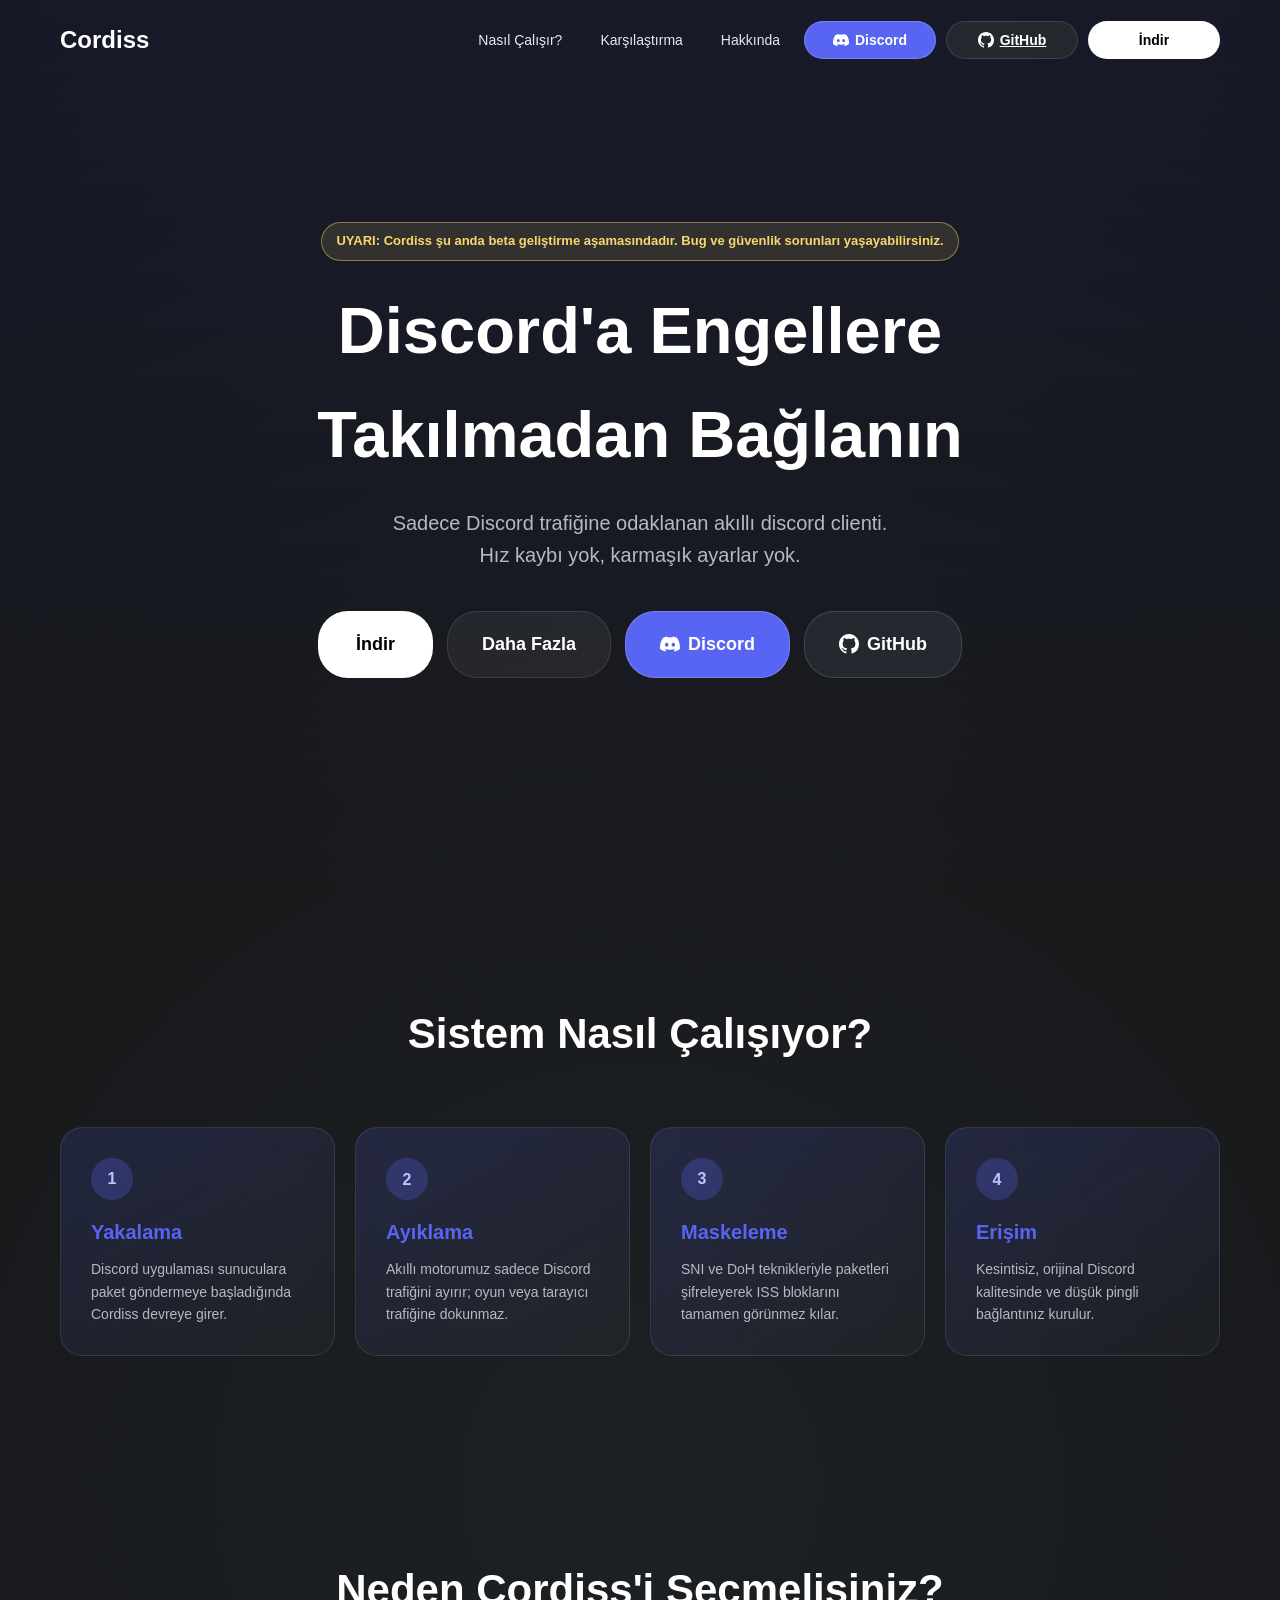
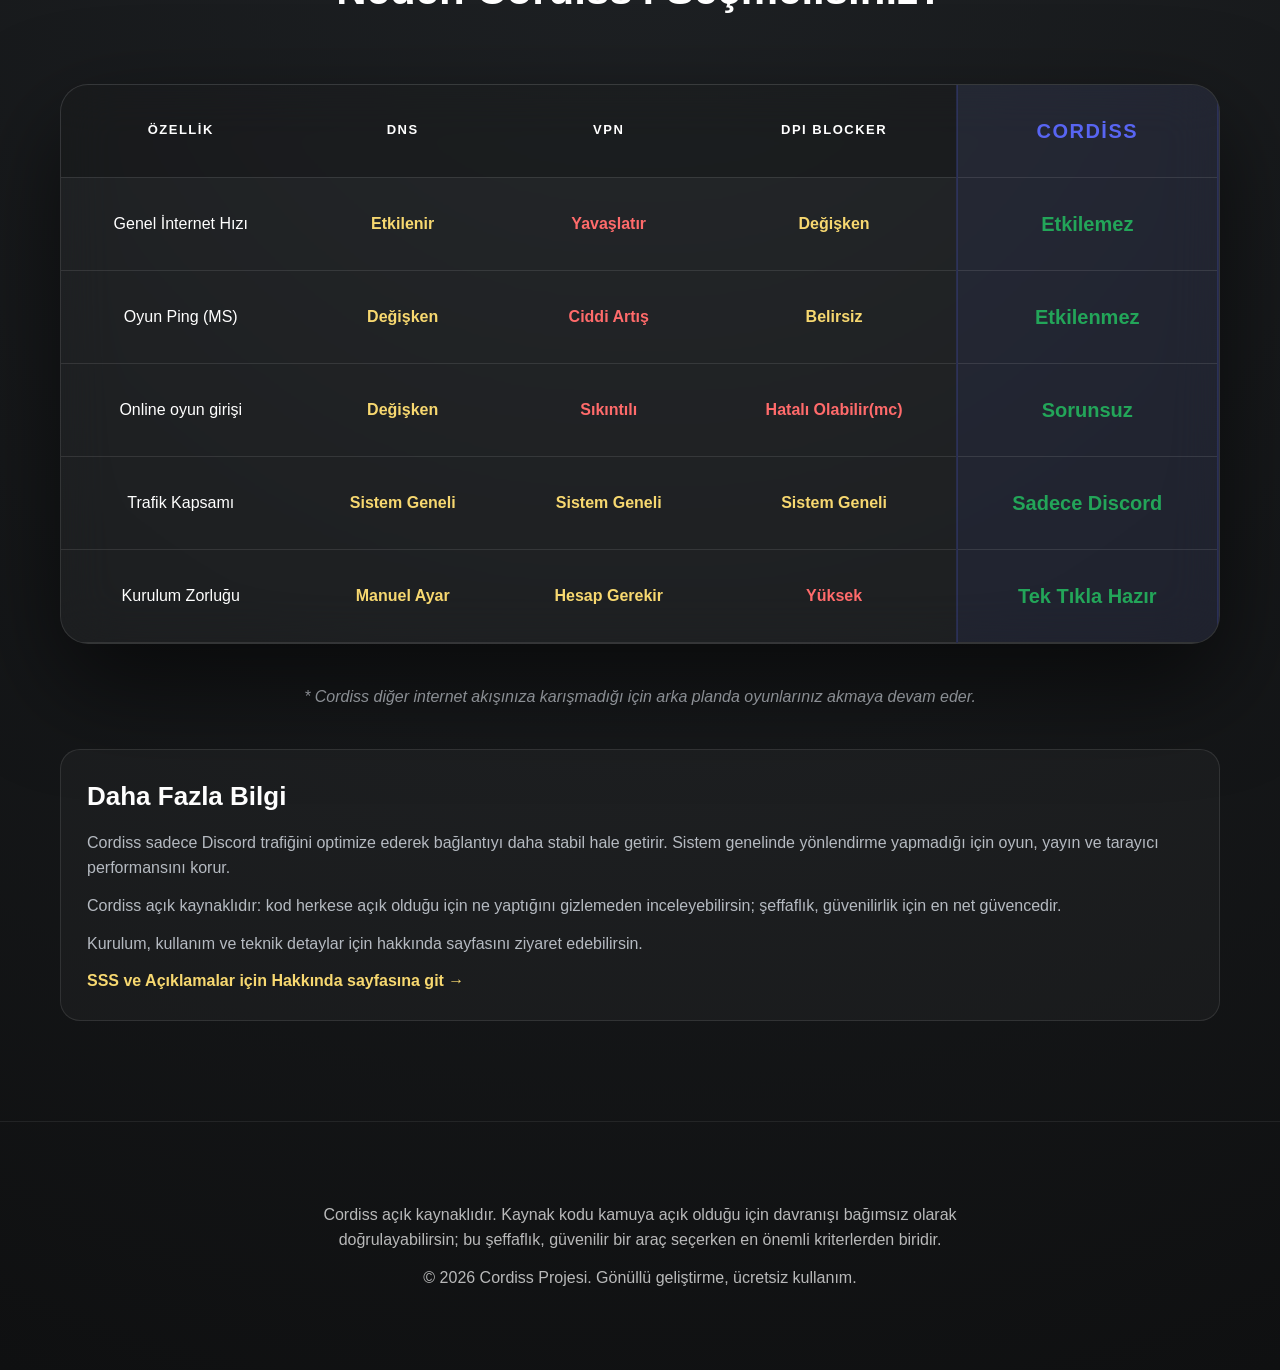
<file: index.html>
<!DOCTYPE html>
<html lang="tr">
<head>
    <meta charset="UTF-8">
    <meta name="viewport" content="width=device-width, initial-scale=1.0">
    <title>Cordiss | Kesintisiz Discord Erişimi</title>
    <style>
        :root {
            --brand-color: #5865F2;
            --bg-dark: #0f1011;
            --glass-bg: rgba(255, 255, 255, 0.03);
            --glass-border: rgba(255, 255, 255, 0.1);
            --text-white: #ffffff;
            --text-gray: #b5bac1;
            --accent: #23a559;
        }

        * {
            margin: 0;
            padding: 0;
            box-sizing: border-box;
        }

        body {
            font-family: 'Helvetica Neue', Helvetica, Arial, sans-serif;
            background-color: var(--bg-dark);
            color: var(--text-white);
            line-height: 1.6;
            background: radial-gradient(circle at center, #1e2124 0%, #0f1011 100%);
            overflow-x: hidden;
        }

        html {
            scroll-padding-top: 90px;
        }

        .container {
            max-width: 1200px;
            margin: 0 auto;
            padding: 0 20px;
        }

        /* Navbar */
        .navbar {
            height: 80px;
            display: flex;
            align-items: center;
            position: fixed;
            width: 100%;
            z-index: 1000;
            transition: 0.4s ease;
        }

        .nav-content {
            width: 100%;
            display: flex;
            justify-content: space-between;
            align-items: center;
        }

        .logo { font-size: 24px; font-weight: 700; }

        .nav-links {
            display: flex;
            align-items: center;
            flex-wrap: wrap;
            justify-content: flex-end;
            gap: 10px;
        }

        .nav-links > a:not(.btn-github-nav):not(.btn-nav) {
            color: var(--text-white);
            text-decoration: none;
            font-size: 14px;
            font-weight: 500;
            padding: 0 14px;
            min-height: 38px;
            line-height: 1.2;
            display: inline-flex;
            align-items: center;
            border-radius: 20px;
            transition: background 0.3s, opacity 0.3s;
            opacity: 0.9;
        }

        .nav-links > a:not(.btn-github-nav):not(.btn-nav):hover {
            opacity: 1;
            background: rgba(255, 255, 255, 0.06);
        }

        .nav-links .btn-github-nav,
        .nav-links .btn-discord-nav,
        .nav-links .btn-nav {
            min-height: 38px;
            min-width: 8.25rem;
            padding: 0 14px;
            border-radius: 20px;
            font-size: 14px;
            font-weight: 600;
            line-height: 1.2;
            display: inline-flex;
            align-items: center;
            justify-content: center;
            gap: 6px;
            box-sizing: border-box;
        }

        .nav-links .btn-nav {
            background: white;
            color: black !important;
            border: none;
            text-decoration: none;
            cursor: pointer;
        }

        .nav-links .btn-nav:hover {
            filter: brightness(1.03);
        }

        /* Hero Section */
        .hero {
            height: 100vh;
            display: flex;
            justify-content: center;
            align-items: center;
            text-align: center;
            background: linear-gradient(180deg, rgba(88, 101, 242, 0.1) 0%, transparent 100%);
        }

        .hero h1 { font-size: clamp(35px, 8vw, 65px); margin-bottom: 20px; font-weight: 800; }
        .hero p { font-size: 20px; max-width: 800px; margin: 0 auto 40px; color: var(--text-gray); }

        .beta-warning {
            display: inline-flex;
            align-items: center;
            gap: 8px;
            background: rgba(247, 216, 112, 0.12);
            border: 1px solid rgba(247, 216, 112, 0.45);
            color: #f7d870;
            font-size: 13px;
            font-weight: 700;
            padding: 8px 14px;
            border-radius: 999px;
            margin-bottom: 18px;
        }

        /* Hero Buttons */
        .hero-actions {
            display: flex;
            justify-content: center;
            gap: 14px;
            flex-wrap: wrap;
        }

        .btn-primary {
            background: white;
            color: black;
            padding: 18px 38px;
            border-radius: 30px;
            text-decoration: none;
            font-weight: 600;
            font-size: 18px;
            cursor: pointer;
            border: none;
            transition: 0.3s cubic-bezier(0.4, 0, 0.2, 1);
            display: inline-flex;
            align-items: center;
            justify-content: center;
        }

        .btn-primary:hover {
            transform: translateY(-2px);
        }

        .btn-secondary {
            background: rgba(255, 255, 255, 0.06);
            border: 1px solid var(--glass-border);
            color: var(--text-white);
            padding: 18px 34px;
            border-radius: 30px;
            text-decoration: none;
            font-weight: 600;
            font-size: 18px;
            display: inline-flex;
            align-items: center;
            justify-content: center;
            transition: 0.3s ease;
        }

        .btn-secondary:hover {
            background: rgba(255, 255, 255, 0.12);
            transform: translateY(-2px);
        }

        .btn-github {
            background: #24292f;
            border: 1px solid rgba(255, 255, 255, 0.14);
            color: var(--text-white);
            padding: 18px 34px;
            border-radius: 30px;
            text-decoration: none;
            font-weight: 600;
            font-size: 18px;
            display: inline-flex;
            align-items: center;
            justify-content: center;
            gap: 8px;
            transition: 0.3s ease;
        }

        .btn-github:hover {
            background: #2d333b;
            transform: translateY(-2px);
        }

        .btn-github svg {
            flex-shrink: 0;
        }

        .nav-links .btn-github-nav {
            background: #24292f;
            color: #ffffff !important;
            border: 1px solid rgba(255, 255, 255, 0.12);
        }

        .nav-links .btn-github-nav:hover {
            background: #2d333b;
        }

        .btn-discord {
            background: #5865f2;
            border: 1px solid rgba(255, 255, 255, 0.18);
            font-family: inherit;
            cursor: pointer;
            color: var(--text-white);
            padding: 18px 34px;
            border-radius: 30px;
            text-decoration: none;
            font-weight: 600;
            font-size: 18px;
            display: inline-flex;
            align-items: center;
            justify-content: center;
            gap: 8px;
            transition: 0.3s ease;
        }

        .btn-discord:hover {
            background: #4752c4;
            transform: translateY(-2px);
        }

        .btn-discord svg {
            flex-shrink: 0;
        }

        .nav-links .btn-discord-nav {
            font-family: inherit;
            cursor: pointer;
            background: #5865f2;
            color: #ffffff !important;
            border: 1px solid rgba(255, 255, 255, 0.2);
        }

        .nav-links .btn-discord-nav:focus-visible,
        .btn-discord:focus-visible {
            outline: 2px solid #ffffff;
            outline-offset: 2px;
        }

        .nav-links .btn-discord-nav:hover {
            background: #4752c4;
        }

        .copy-toast {
            position: fixed;
            bottom: 28px;
            left: 50%;
            z-index: 3000;
            padding: 12px 24px;
            border-radius: 999px;
            font-weight: 600;
            font-size: 15px;
            background: rgba(20, 21, 24, 0.96);
            border: 1px solid var(--glass-border);
            box-shadow: 0 12px 40px rgba(0, 0, 0, 0.45);
            opacity: 0;
            visibility: hidden;
            transform: translateX(-50%) translateY(16px);
            transition: opacity 0.28s ease, transform 0.28s ease, visibility 0.28s ease;
            pointer-events: none;
        }

        .copy-toast.visible {
            opacity: 1;
            visibility: visible;
            transform: translateX(-50%) translateY(0);
        }

        .download-modal {
            position: fixed;
            inset: 0;
            display: flex;
            align-items: center;
            justify-content: center;
            background: rgba(0, 0, 0, 0.62);
            z-index: 2000;
            padding: 20px;
            opacity: 0;
            visibility: hidden;
            pointer-events: none;
            transition: opacity 0.28s ease, visibility 0.28s ease;
        }

        .download-modal.active {
            opacity: 1;
            visibility: visible;
            pointer-events: auto;
        }

        .download-modal-card {
            background: var(--glass-bg);
            backdrop-filter: blur(18px);
            border: 1px solid var(--glass-border);
            border-radius: 24px;
            padding: 30px;
            width: 100%;
            max-width: 620px;
            text-align: center;
            box-shadow: 0 24px 70px rgba(0, 0, 0, 0.45);
            position: relative;
            transform: translateY(16px) scale(0.98);
            opacity: 0;
            transition: transform 0.3s ease, opacity 0.3s ease;
        }

        .download-modal.active .download-modal-card {
            transform: translateY(0) scale(1);
            opacity: 1;
        }

        .download-modal-close {
            position: absolute;
            right: 10px;
            top: 10px;
            width: 36px;
            height: 36px;
            border-radius: 50%;
            border: 1px solid var(--glass-border);
            background: rgba(255, 255, 255, 0.12);
            color: var(--text-white);
            cursor: pointer;
            font-size: 22px;
            line-height: 1;
            display: inline-flex;
            align-items: center;
            justify-content: center;
            transition: background 0.2s ease, transform 0.2s ease;
        }

        .download-modal-close:hover {
            background: rgba(255, 255, 255, 0.2);
            transform: rotate(90deg);
        }

        .download-modal-title {
            font-size: clamp(22px, 5vw, 30px);
            margin-bottom: 10px;
        }

        .download-modal-text {
            color: var(--text-gray);
            margin-bottom: 22px;
        }

        .platform-grid {
            display: grid;
            grid-template-columns: repeat(2, minmax(0, 1fr));
            gap: 14px;
        }

        .platform-btn {
            position: relative;
            display: flex;
            align-items: center;
            justify-content: center;
            min-height: 60px;
            border-radius: 14px;
            text-decoration: none;
            font-weight: 700;
            font-size: 16px;
        }

        .platform-btn.active {
            color: var(--brand-color);
            background: rgba(88, 101, 242, 0.15);
            border: 1px solid rgba(88, 101, 242, 0.4);
            transition: 0.3s ease;
        }

        .platform-btn.active:hover {
            background: rgba(88, 101, 242, 0.25);
        }

        .platform-btn.disabled {
            color: #7e8389;
            background: rgba(255, 255, 255, 0.04);
            border: 1px solid rgba(255, 255, 255, 0.08);
            pointer-events: none;
        }

        .coming-soon {
            position: absolute;
            top: 8px;
            right: 8px;
            font-size: 11px;
            padding: 3px 8px;
            border-radius: 999px;
            color: #f7d870;
            border: 1px solid rgba(247, 216, 112, 0.45);
            background: rgba(247, 216, 112, 0.12);
        }

        /* How It Works Diagram */
        .diagram-section {
            padding: 100px 0;
            text-align: center;
        }

        .diagram-container {
            display: grid;
            grid-template-columns: repeat(auto-fit, minmax(220px, 1fr));
            gap: 20px;
            margin-top: 50px;
        }

        .diagram-node {
            background: linear-gradient(150deg, rgba(88, 101, 242, 0.17), rgba(255, 255, 255, 0.02));
            backdrop-filter: blur(12px);
            border: 1px solid var(--glass-border);
            padding: 30px;
            border-radius: 22px;
            position: relative;
            transition: 0.3s;
            text-align: left;
        }

        .diagram-node:hover {
            border-color: var(--brand-color);
            transform: translateY(-4px);
        }

        .diagram-step {
            width: 42px;
            height: 42px;
            border-radius: 50%;
            background: rgba(88, 101, 242, 0.26);
            color: #bfc6ff;
            display: inline-flex;
            align-items: center;
            justify-content: center;
            margin-bottom: 16px;
            font-weight: 700;
        }

        .diagram-node h3 { color: var(--brand-color); margin-bottom: 10px; font-size: 20px; }
        .diagram-node p { font-size: 14px; color: var(--text-gray); }

        .arrow {
            display: none;
        }

        /* Comparison Table (Replaces Feature Cards) */
        .comparison { padding: 100px 0; }
        .section-title { text-align: center; font-size: 42px; margin-bottom: 60px; font-weight: 700; }

        .table-wrapper {
            background: var(--glass-bg);
            backdrop-filter: blur(25px);
            border: 1px solid var(--glass-border);
            border-radius: 28px;
            overflow-x: auto;
            box-shadow: 0 40px 100px rgba(0,0,0,0.6);
        }

        table { width: 100%; border-collapse: collapse; min-width: 900px; }
        th, td { padding: 30px; text-align: center; border-bottom: 1px solid var(--glass-border); }

        th { font-size: 13px; text-transform: uppercase; letter-spacing: 1.5px; background: rgba(0,0,0,0.2); }

        .highlight {
            font-size: 1.25rem !important;
            font-weight: 700 !important;
            color: var(--brand-color) !important;
            background: rgba(88, 101, 242, 0.07);
            border-left: 2px solid rgba(88, 101, 242, 0.2);
            border-right: 2px solid rgba(88, 101, 242, 0.2);
        }

        .check { color: var(--accent) !important; font-size: 22px; font-weight: bold; }
        .bad { color: #ff6b6b; font-weight: 700; }
        .warn { color: #f7d870; font-weight: 700; }

        .table-note {
            margin-top: 40px;
            text-align: center;
            color: var(--text-gray);
            font-size: 16px;
        }

        .more-info {
            margin-top: 40px;
            background: rgba(255, 255, 255, 0.03);
            border: 1px solid var(--glass-border);
            border-radius: 20px;
            padding: 26px;
        }

        .more-info h3 {
            font-size: 26px;
            margin-bottom: 12px;
        }

        .more-info p {
            color: var(--text-gray);
            margin-bottom: 12px;
        }

        .more-info-link {
            color: #f7d870;
            text-decoration: none;
            font-weight: 700;
        }

        .roadmap {
            padding: 40px 0 100px;
        }

        .roadmap-grid {
            display: grid;
            grid-template-columns: repeat(3, minmax(0, 1fr));
            gap: 16px;
            margin-top: 24px;
        }

        .roadmap-item {
            background: rgba(255, 255, 255, 0.03);
            border: 1px solid var(--glass-border);
            border-radius: 16px;
            padding: 18px;
        }

        .roadmap-item h3 {
            color: #f7d870;
            font-size: 18px;
            margin-bottom: 8px;
        }

        .roadmap-item p {
            color: var(--text-gray);
            font-size: 14px;
        }

        .footer { padding: 80px 0; text-align: center; border-top: 1px solid var(--glass-border); opacity: 0.7; }
        .footer p { max-width: 720px; margin-left: auto; margin-right: auto; }
        .footer p:not(:last-child) { margin-bottom: 12px; }

        @media (max-width: 1000px) {
            .diagram-container { grid-template-columns: 1fr 1fr; }
        }

        @media (max-width: 700px) {
            .diagram-container { grid-template-columns: 1fr; }
            .roadmap-grid { grid-template-columns: 1fr; }
        }
    </style>
</head>
<body>
    <nav class="navbar">
        <div class="container nav-content">
            <div class="logo">Cordiss</div>
            <div class="nav-links">
                <a href="#how-it-works">Nasıl Çalışır?</a>
                <a href="#comparison">Karşılaştırma</a>
                <a href="about.html">Hakkında</a>
                <button type="button" class="btn-discord-nav js-copy-discord" aria-label="Discord davet bağlantısını kopyala">
                    <svg width="16" height="16" viewBox="0 0 24 24" aria-hidden="true"><path fill="currentColor" d="M20.317 4.37a19.791 19.791 0 0 0-4.885-1.515.074.074 0 0 0-.079.037c-.21.375-.444.864-.608 1.25a18.27 18.27 0 0 0-5.487 0 12.64 12.64 0 0 0-.617-1.25.077.077 0 0 0-.079-.037A19.736 19.736 0 0 0 3.677 4.37a.07.07 0 0 0-.032.027C.533 9.046-.32 13.58.099 18.057a.082.082 0 0 0 .031.057 19.9 19.9 0 0 0 5.993 3.03.078.078 0 0 0 .084-.028c.462-.63.874-1.295 1.226-1.994a.076.076 0 0 0-.041-.106 13.107 13.107 0 0 1-1.872-.892.077.077 0 0 1-.008-.128 10.2 10.2 0 0 0 .372-.292.074.074 0 0 1 .077-.01c3.928 1.793 8.18 1.793 12.062 0a.074.074 0 0 1 .078.01c.12.098.246.198.373.292a.077.077 0 0 1-.006.127 12.299 12.299 0 0 1-1.873.892.077.077 0 0 0-.041.107c.36.698.772 1.362 1.225 1.993a.076.076 0 0 0 .084.028 19.839 19.839 0 0 0 6.002-3.03.077.077 0 0 0 .032-.054c.5-5.177-.838-9.674-3.549-13.66a.061.061 0 0 0-.031-.03zM8.02 15.33c-1.183 0-2.157-1.085-2.157-2.419 0-1.333.956-2.419 2.157-2.419 1.21 0 2.176 1.096 2.157 2.42 0 1.333-.956 2.418-2.157 2.418zm7.975 0c-1.183 0-2.157-1.085-2.157-2.419 0-1.333.955-2.419 2.157-2.419 1.21 0 2.176 1.096 2.157 2.42 0 1.333-.946 2.418-2.157 2.418z"/></svg>
                    Discord
                </button>
                <a href="https://github.com/RenYukki/Cordiss" class="btn-github-nav" target="_blank" rel="noopener noreferrer">
                    <svg width="16" height="16" viewBox="0 0 24 24" aria-hidden="true"><path fill="currentColor" d="M12 0C5.37 0 0 5.37 0 12c0 5.31 3.435 9.795 8.205 11.385.6.105.825-.255.825-.57 0-.285-.015-1.23-.015-2.235-3.015.555-3.795-.735-4.035-1.41-.135-.345-.72-1.41-1.23-1.695-.42-.225-1.02-.78-.015-.795.945-.015 1.62.87 1.845 1.23 1.08 1.815 2.805 1.305 3.495.99.105-.78.42-1.305.765-1.605-2.67-.3-5.46-1.335-5.46-5.925 0-1.305.465-2.385 1.23-3.225-.12-.3-.54-1.53.12-3.18 0 0 1.005-.315 3.3 1.23.96-.27 1.98-.405 3-.405s2.04.135 3 .405c2.295-1.56 3.3-1.23 3.3-1.23.66 1.65.24 2.88.12 3.18.765.84 1.23 1.905 1.23 3.225 0 4.605-2.805 5.625-5.475 5.925.435.375.81 1.095.81 2.22 0 1.605-.015 2.895-.015 3.3 0 .315.225.69.825.57A12.02 12.02 0 0024 12c0-6.63-5.37-12-12-12z"/></svg>
                    GitHub
                </a>
                <a href="#" class="btn-nav js-open-download">İndir</a>
            </div>
        </div>
    </nav>

    <header class="hero">
        <div class="container">
            <div class="beta-warning">UYARI: Cordiss şu anda beta geliştirme aşamasındadır. Bug ve güvenlik sorunları yaşayabilirsiniz.</div>
            <h1>Discord'a Engellere <br>Takılmadan Bağlanın</h1>
            <p>Sadece Discord trafiğine odaklanan akıllı discord clienti. <br>Hız kaybı yok, karmaşık ayarlar yok.</p>
            
            <div class="hero-actions">
                <a href="#" class="btn-primary js-open-download" id="downloadBtn">İndir</a>
                <a href="#comparison" class="btn-secondary">Daha Fazla</a>
                <button type="button" class="btn-discord js-copy-discord" aria-label="Discord davet bağlantısını kopyala">
                    <svg width="20" height="20" viewBox="0 0 24 24" aria-hidden="true"><path fill="currentColor" d="M20.317 4.37a19.791 19.791 0 0 0-4.885-1.515.074.074 0 0 0-.079.037c-.21.375-.444.864-.608 1.25a18.27 18.27 0 0 0-5.487 0 12.64 12.64 0 0 0-.617-1.25.077.077 0 0 0-.079-.037A19.736 19.736 0 0 0 3.677 4.37a.07.07 0 0 0-.032.027C.533 9.046-.32 13.58.099 18.057a.082.082 0 0 0 .031.057 19.9 19.9 0 0 0 5.993 3.03.078.078 0 0 0 .084-.028c.462-.63.874-1.295 1.226-1.994a.076.076 0 0 0-.041-.106 13.107 13.107 0 0 1-1.872-.892.077.077 0 0 1-.008-.128 10.2 10.2 0 0 0 .372-.292.074.074 0 0 1 .077-.01c3.928 1.793 8.18 1.793 12.062 0a.074.074 0 0 1 .078.01c.12.098.246.198.373.292a.077.077 0 0 1-.006.127 12.299 12.299 0 0 1-1.873.892.077.077 0 0 0-.041.107c.36.698.772 1.362 1.225 1.993a.076.076 0 0 0 .084.028 19.839 19.839 0 0 0 6.002-3.03.077.077 0 0 0 .032-.054c.5-5.177-.838-9.674-3.549-13.66a.061.061 0 0 0-.031-.03zM8.02 15.33c-1.183 0-2.157-1.085-2.157-2.419 0-1.333.956-2.419 2.157-2.419 1.21 0 2.176 1.096 2.157 2.42 0 1.333-.956 2.418-2.157 2.418zm7.975 0c-1.183 0-2.157-1.085-2.157-2.419 0-1.333.955-2.419 2.157-2.419 1.21 0 2.176 1.096 2.157 2.42 0 1.333-.946 2.418-2.157 2.418z"/></svg>
                    Discord
                </button>
                <a href="https://github.com/RenYukki/Cordiss" class="btn-github" target="_blank" rel="noopener noreferrer">
                    <svg width="20" height="20" viewBox="0 0 24 24" aria-hidden="true"><path fill="currentColor" d="M12 0C5.37 0 0 5.37 0 12c0 5.31 3.435 9.795 8.205 11.385.6.105.825-.255.825-.57 0-.285-.015-1.23-.015-2.235-3.015.555-3.795-.735-4.035-1.41-.135-.345-.72-1.41-1.23-1.695-.42-.225-1.02-.78-.015-.795.945-.015 1.62.87 1.845 1.23 1.08 1.815 2.805 1.305 3.495.99.105-.78.42-1.305.765-1.605-2.67-.3-5.46-1.335-5.46-5.925 0-1.305.465-2.385 1.23-3.225-.12-.3-.54-1.53.12-3.18 0 0 1.005-.315 3.3 1.23.96-.27 1.98-.405 3-.405s2.04.135 3 .405c2.295-1.56 3.3-1.23 3.3-1.23.66 1.65.24 2.88.12 3.18.765.84 1.23 1.905 1.23 3.225 0 4.605-2.805 5.625-5.475 5.925.435.375.81 1.095.81 2.22 0 1.605-.015 2.895-.015 3.3 0 .315.225.69.825.57A12.02 12.02 0 0024 12c0-6.63-5.37-12-12-12z"/></svg>
                    GitHub
                </a>
            </div>
        </div>
    </header>

       <div class="download-modal" id="downloadModal" aria-hidden="true">
           <div class="download-modal-card">
               <button class="download-modal-close" id="closeDownloadModal" aria-label="Kapat">&times;</button>
               <h3 class="download-modal-title">Hangi platform için indirmek istersin?</h3>
               <p class="download-modal-text">Windows ve Linux sürümü hazır. Diğer platformlar şimdilik beklemede.</p>
               <div class="platform-grid">
                   <a class="platform-btn active" href="https://github.com/RenYukki/Cordiss/releases/download/v1.0.8/Cordiss-Setup-1.0.8.exe">Windows x64 (.exe)</a>
                   <button class="platform-btn disabled" type="button">macOS <span class="coming-soon">Yakında</span></button>
                   <a class="platform-btn active" href="https://github.com/RenYukki/Cordiss/releases/download/v1.0.8/Cordiss-1.0.8.AppImage">Linux (.appimage)</a>
                <button class="platform-btn disabled" type="button">Android <span class="coming-soon">Yakında</span></button>
               </div>
           </div> 
       </div>

    <section id="how-it-works" class="diagram-section">
        <div class="container">
            <h2 class="section-title">Sistem Nasıl Çalışıyor?</h2>
            <div class="diagram-container">
                <div class="diagram-node">
                    <span class="diagram-step">1</span>
                    <h3>Yakalama</h3>
                    <p>Discord uygulaması sunuculara paket göndermeye başladığında Cordiss devreye girer.</p>
                </div>
                <div class="diagram-node">
                    <span class="diagram-step">2</span>
                    <h3>Ayıklama</h3>
                    <p>Akıllı motorumuz sadece Discord trafiğini ayırır; oyun veya tarayıcı trafiğine dokunmaz.</p>
                </div>
                <div class="diagram-node">
                    <span class="diagram-step">3</span>
                    <h3>Maskeleme</h3>
                    <p>SNI ve DoH teknikleriyle paketleri şifreleyerek ISS bloklarını tamamen görünmez kılar.</p>
                </div>
                <div class="diagram-node">
                    <span class="diagram-step">4</span>
                    <h3>Erişim</h3>
                    <p>Kesintisiz, orijinal Discord kalitesinde ve düşük pingli bağlantınız kurulur.</p>
                </div>
            </div>
        </div>
    </section>

    <section id="comparison" class="comparison">
        <div class="container">
            <h2 class="section-title">Neden Cordiss'i Seçmelisiniz?</h2>
            <div class="table-wrapper">
                <table>
                    <thead>
                        <tr>
                            <th>Özellik</th>
                            <th>DNS</th>
                            <th>VPN</th>
                            <th>DPI Blocker</th>
                            <th class="highlight">Cordiss</th>
                        </tr>
                    </thead>
                    <tbody>
                        <tr>
                            <td>Genel İnternet Hızı</td>
                            <td class="warn">Etkilenir</td>
                            <td class="bad">Yavaşlatır</td>
                            <td class="warn">Değişken</td>
                            <td class="check highlight">Etkilemez</td>
                        </tr>
                        <tr>
                            <td>Oyun Ping (MS)</td>
                            <td class="warn">Değişken</td>
                            <td class="bad">Ciddi Artış</td>
                            <td class="warn">Belirsiz</td>
                            <td class="check highlight">Etkilenmez</td>
                        </tr>
                        <tr>
                            <td>Online oyun girişi</td>
                            <td class="warn">Değişken</td>
                            <td class="bad">Sıkıntılı</td>
                            <td class="bad">Hatalı Olabilir(mc)</td>
                            <td class="check highlight">Sorunsuz</td>
                        </tr>
                        <tr>
                            <td>Trafik Kapsamı</td>
                            <td class="warn">Sistem Geneli</td>
                            <td class="warn">Sistem Geneli</td>
                            <td class="warn">Sistem Geneli</td>
                            <td class="check highlight">Sadece Discord</td>
                        </tr>
                        <tr>
                            <td>Kurulum Zorluğu</td>
                            <td class="warn">Manuel Ayar</td>
                            <td class="warn">Hesap Gerekir</td>
                            <td class="bad">Yüksek</td>
                            <td class="check highlight">Tek Tıkla Hazır</td>
                        </tr>
                    </tbody>
                </table>
            </div>
            <p class="table-note"><i>* Cordiss diğer internet akışınıza karışmadığı için arka planda oyunlarınız akmaya devam eder.</i></p>
            <div class="more-info">
                <h3>Daha Fazla Bilgi</h3>
                <p>Cordiss sadece Discord trafiğini optimize ederek bağlantıyı daha stabil hale getirir. Sistem genelinde yönlendirme yapmadığı için oyun, yayın ve tarayıcı performansını korur.</p>
                <p>Cordiss açık kaynaklıdır: kod herkese açık olduğu için ne yaptığını gizlemeden inceleyebilirsin; şeffaflık, güvenilirlik için en net güvencedir.</p>
                <p>Kurulum, kullanım ve teknik detaylar için hakkında sayfasını ziyaret edebilirsin.</p>
                <a class="more-info-link" href="about.html">SSS ve Açıklamalar için Hakkında sayfasına git →</a>
            </div>
        </div>
    </section>

    <footer class="footer">
        <div class="container">
            <p>Cordiss açık kaynaklıdır. Kaynak kodu kamuya açık olduğu için davranışı bağımsız olarak doğrulayabilirsin; bu şeffaflık, güvenilir bir araç seçerken en önemli kriterlerden biridir.</p>
            <p>&copy; 2026 Cordiss Projesi. Gönüllü geliştirme, ücretsiz kullanım.</p>
        </div>
    </footer>

    <div id="copyToast" class="copy-toast" role="status" aria-live="polite">Kopyalandı</div>

    <script>
        const DISCORD_INVITE = 'https://discord.gg/fX9cJu8Sew';
        const copyToast = document.getElementById('copyToast');
        let copyToastTimer;

        const showCopyToast = () => {
            copyToast.classList.add('visible');
            clearTimeout(copyToastTimer);
            copyToastTimer = setTimeout(() => copyToast.classList.remove('visible'), 2200);
        };

        const copyDiscordInvite = async () => {
            try {
                await navigator.clipboard.writeText(DISCORD_INVITE);
            } catch {
                const ta = document.createElement('textarea');
                ta.value = DISCORD_INVITE;
                ta.setAttribute('readonly', '');
                ta.style.position = 'fixed';
                ta.style.left = '-9999px';
                document.body.appendChild(ta);
                ta.select();
                document.execCommand('copy');
                document.body.removeChild(ta);
            }
            showCopyToast();
        };

        document.querySelectorAll('.js-copy-discord').forEach((el) => {
            el.addEventListener('click', copyDiscordInvite);
        });

        const downloadModal = document.getElementById('downloadModal');
        const openDownloadButtons = document.querySelectorAll('.js-open-download');
        const closeDownloadModal = document.getElementById('closeDownloadModal');

        openDownloadButtons.forEach((button) => {
            button.addEventListener('click', (e) => {
                e.preventDefault();
                downloadModal.classList.add('active');
                downloadModal.setAttribute('aria-hidden', 'false');
            });
        });

        const closeModal = () => {
            downloadModal.classList.remove('active');
            downloadModal.setAttribute('aria-hidden', 'true');
        };

        closeDownloadModal.addEventListener('click', closeModal);

        downloadModal.addEventListener('click', (e) => {
            if (e.target === downloadModal) {
                closeModal();
            }
        });

        document.addEventListener('keydown', (e) => {
            if (e.key === 'Escape' && downloadModal.classList.contains('active')) {
                closeModal();
            }
        });

        // Smoother anchor scrolling with navbar offset
        const easeInOutCubic = (t) => (t < 0.5 ? 4 * t * t * t : 1 - Math.pow(-2 * t + 2, 3) / 2);

        const smoothScrollTo = (targetY, duration = 520) => {
            const startY = window.scrollY;
            const distance = targetY - startY;
            const startTime = performance.now();

            const step = (currentTime) => {
                const elapsed = currentTime - startTime;
                const progress = Math.min(elapsed / duration, 1);
                const eased = easeInOutCubic(progress);
                window.scrollTo(0, startY + distance * eased);

                if (progress < 1) {
                    requestAnimationFrame(step);
                }
            };

            requestAnimationFrame(step);
        };

        document.querySelectorAll('a[href^="#"]').forEach((anchor) => {
            if (anchor.classList.contains('js-open-download')) return;

            anchor.addEventListener('click', (e) => {
                const targetSelector = anchor.getAttribute('href');
                if (!targetSelector || targetSelector === '#') return;

                const target = document.querySelector(targetSelector);
                if (!target) return;

                e.preventDefault();
                const nav = document.querySelector('.navbar');
                const navOffset = nav ? nav.offsetHeight + 16 : 90;
                const targetY = target.getBoundingClientRect().top + window.scrollY - navOffset;
                smoothScrollTo(targetY, 950);
            });
        });

        // Navbar Scroll Styling
        window.addEventListener('scroll', () => {
            const nav = document.querySelector('.navbar');
            if (window.scrollY > 50) {
                nav.style.background = 'rgba(15, 16, 17, 0.9)';
                nav.style.backdropFilter = 'blur(15px)';
                nav.style.height = '70px';
                nav.style.borderBottom = '1px solid rgba(255,255,255,0.1)';
            } else {
                nav.style.background = 'transparent';
                nav.style.backdropFilter = 'none';
                nav.style.height = '80px';
                nav.style.borderBottom = 'none';
            }
        });
    </script>
</body>
</html>
</file>
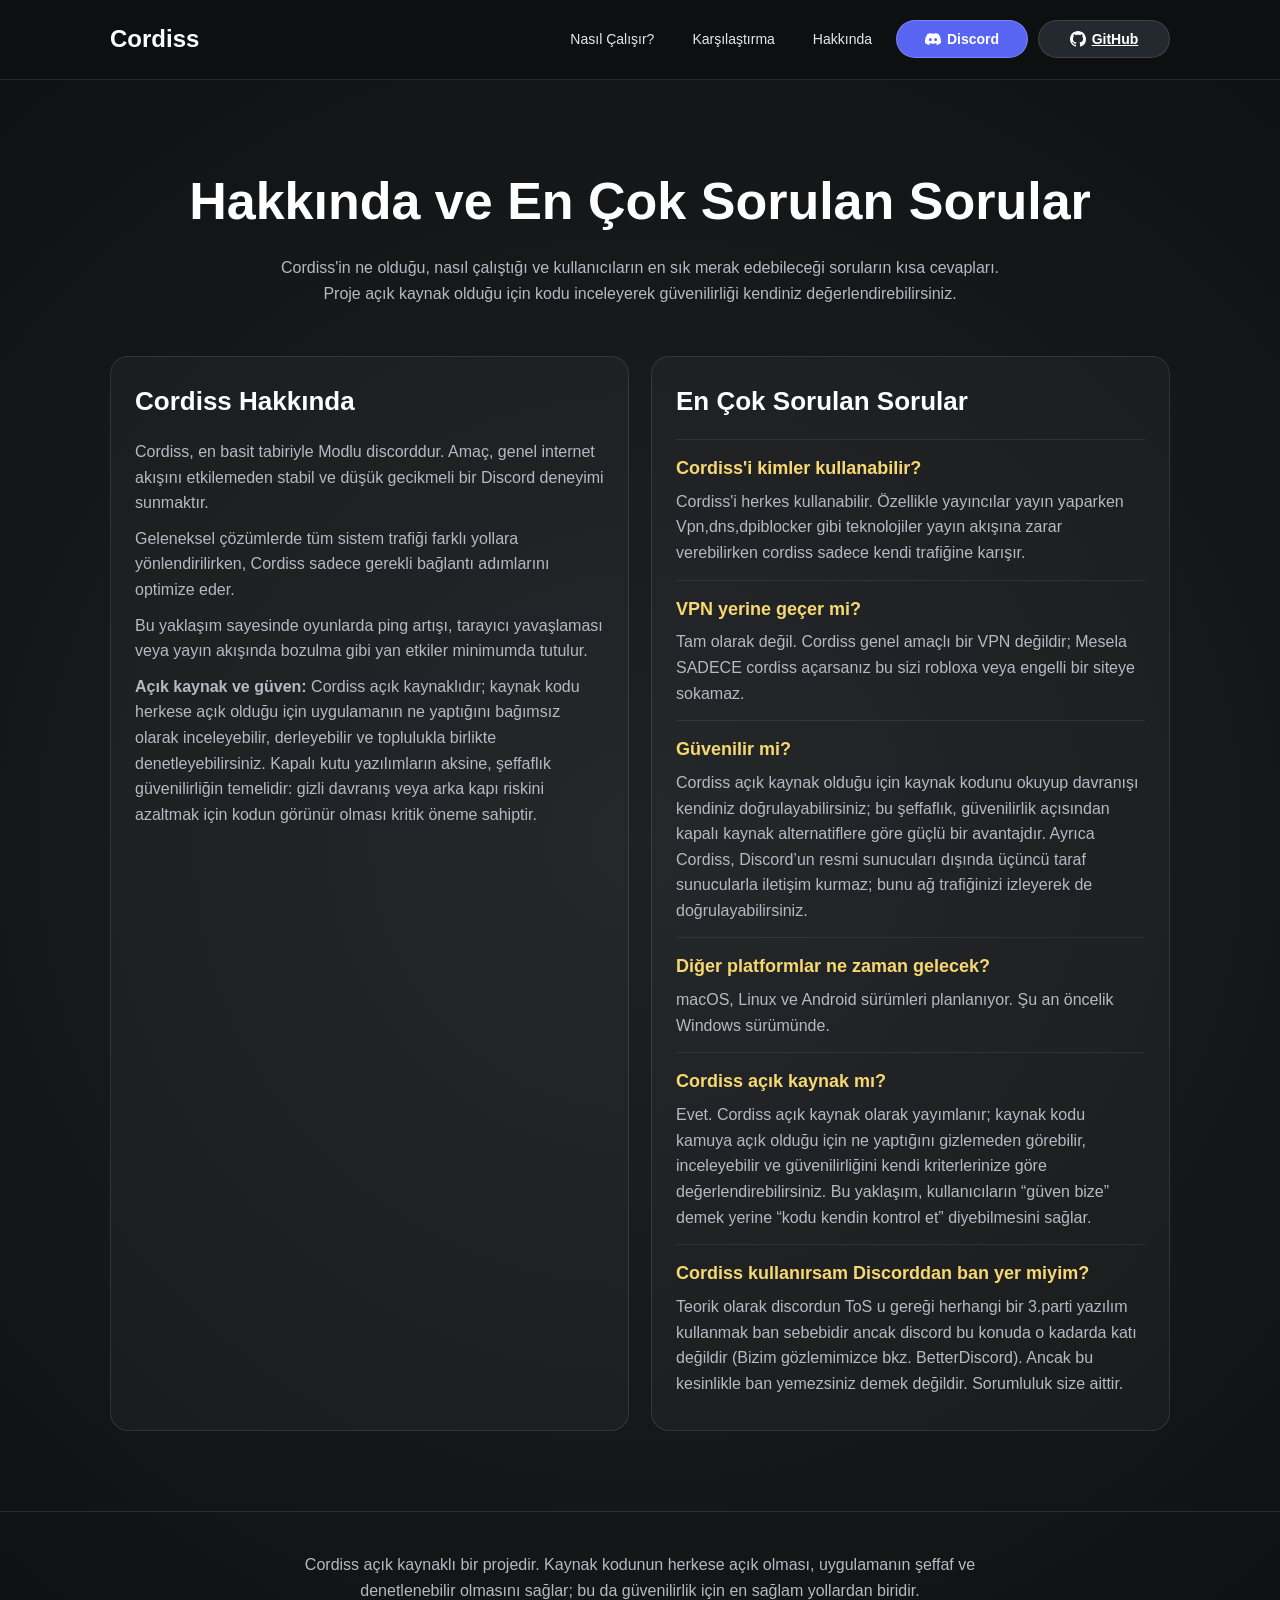
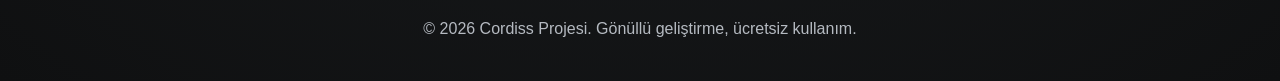
<file: about.html>
<!DOCTYPE html>
<html lang="tr">
<head>
    <meta charset="UTF-8">
    <meta name="viewport" content="width=device-width, initial-scale=1.0">
    <title>Cordiss | Hakkında ve SSS</title>
    <style>
        :root {
            --brand-color: #5865f2;
            --bg-dark: #0f1011;
            --glass-bg: rgba(255, 255, 255, 0.03);
            --glass-border: rgba(255, 255, 255, 0.1);
            --text-white: #ffffff;
            --text-gray: #b5bac1;
        }

        * {
            margin: 0;
            padding: 0;
            box-sizing: border-box;
        }

        body {
            font-family: "Helvetica Neue", Helvetica, Arial, sans-serif;
            background: radial-gradient(circle at center, #1e2124 0%, #0f1011 100%);
            color: var(--text-white);
            line-height: 1.6;
        }

        .container {
            max-width: 1100px;
            margin: 0 auto;
            padding: 0 20px;
        }

        .navbar {
            height: 80px;
            display: flex;
            align-items: center;
            position: sticky;
            top: 0;
            width: 100%;
            z-index: 100;
            background: rgba(15, 16, 17, 0.92);
            backdrop-filter: blur(12px);
            border-bottom: 1px solid var(--glass-border);
        }

        .nav-content {
            width: 100%;
            display: flex;
            justify-content: space-between;
            align-items: center;
        }

        .logo {
            font-size: 24px;
            font-weight: 700;
            text-decoration: none;
            color: var(--text-white);
        }

        .nav-links {
            display: flex;
            align-items: center;
            flex-wrap: wrap;
            justify-content: flex-end;
            gap: 10px;
        }

        .nav-links > a:not(.btn-github-nav) {
            color: var(--text-white);
            text-decoration: none;
            font-size: 14px;
            font-weight: 500;
            padding: 0 14px;
            min-height: 38px;
            line-height: 1.2;
            display: inline-flex;
            align-items: center;
            border-radius: 20px;
            transition: background 0.3s, opacity 0.3s;
            opacity: 0.9;
        }

        .nav-links > a:not(.btn-github-nav):hover {
            opacity: 1;
            background: rgba(255, 255, 255, 0.06);
        }

        .nav-links .btn-github-nav,
        .nav-links .btn-discord-nav {
            min-height: 38px;
            min-width: 8.25rem;
            padding: 0 14px;
            border-radius: 20px;
            font-size: 14px;
            font-weight: 600;
            line-height: 1.2;
            display: inline-flex;
            align-items: center;
            justify-content: center;
            gap: 6px;
            box-sizing: border-box;
            opacity: 1;
        }

        .nav-links .btn-github-nav {
            background: #24292f;
            color: #ffffff !important;
            border: 1px solid rgba(255, 255, 255, 0.12);
        }

        .nav-links .btn-github-nav:hover {
            background: #2d333b;
        }

        .nav-links .btn-discord-nav {
            font-family: inherit;
            cursor: pointer;
            background: #5865f2;
            color: #ffffff !important;
            border: 1px solid rgba(255, 255, 255, 0.2);
        }

        .nav-links .btn-discord-nav:hover {
            background: #4752c4;
        }

        .nav-links .btn-discord-nav:focus-visible {
            outline: 2px solid #ffffff;
            outline-offset: 2px;
        }

        .copy-toast {
            position: fixed;
            bottom: 28px;
            left: 50%;
            z-index: 3000;
            padding: 12px 24px;
            border-radius: 999px;
            font-weight: 600;
            font-size: 15px;
            background: rgba(20, 21, 24, 0.96);
            border: 1px solid var(--glass-border);
            box-shadow: 0 12px 40px rgba(0, 0, 0, 0.45);
            color: var(--text-white);
            opacity: 0;
            visibility: hidden;
            transform: translateX(-50%) translateY(16px);
            transition: opacity 0.28s ease, transform 0.28s ease, visibility 0.28s ease;
            pointer-events: none;
        }

        .copy-toast.visible {
            opacity: 1;
            visibility: visible;
            transform: translateX(-50%) translateY(0);
        }

        .hero {
            padding: 80px 0 30px;
            text-align: center;
        }

        .hero h1 {
            font-size: clamp(34px, 8vw, 52px);
            margin-bottom: 12px;
        }

        .hero p {
            color: var(--text-gray);
            max-width: 750px;
            margin: 0 auto;
        }

        .about-grid {
            display: grid;
            grid-template-columns: 1fr 1fr;
            gap: 22px;
            padding: 20px 0 80px;
        }

        .card {
            background: var(--glass-bg);
            border: 1px solid var(--glass-border);
            border-radius: 18px;
            padding: 24px;
        }

        .card h2 {
            font-size: 26px;
            margin-bottom: 16px;
        }

        .card p {
            color: var(--text-gray);
            margin-bottom: 10px;
        }

        .faq-item {
            border-top: 1px solid rgba(255, 255, 255, 0.08);
            padding-top: 14px;
            margin-top: 14px;
        }

        .faq-item h3 {
            font-size: 18px;
            color: #f7d870;
            margin-bottom: 6px;
        }

        .footer {
            border-top: 1px solid var(--glass-border);
            padding: 40px 0;
            text-align: center;
            color: var(--text-gray);
        }
        .footer p { max-width: 720px; margin-left: auto; margin-right: auto; }
        .footer p:not(:last-child) { margin-bottom: 12px; }

        @media (max-width: 860px) {
            .about-grid {
                grid-template-columns: 1fr;
            }
        }
    </style>
</head>
<body>
    <nav class="navbar">
        <div class="container nav-content">
            <a class="logo" href="index.html">Cordiss</a>
            <div class="nav-links">
                <a href="index.html#how-it-works">Nasıl Çalışır?</a>
                <a href="index.html#comparison">Karşılaştırma</a>
                <a href="about.html">Hakkında</a>
                <button type="button" class="btn-discord-nav js-copy-discord" aria-label="Discord davet bağlantısını kopyala">
                    <svg width="16" height="16" viewBox="0 0 24 24" aria-hidden="true"><path fill="currentColor" d="M20.317 4.37a19.791 19.791 0 0 0-4.885-1.515.074.074 0 0 0-.079.037c-.21.375-.444.864-.608 1.25a18.27 18.27 0 0 0-5.487 0 12.64 12.64 0 0 0-.617-1.25.077.077 0 0 0-.079-.037A19.736 19.736 0 0 0 3.677 4.37a.07.07 0 0 0-.032.027C.533 9.046-.32 13.58.099 18.057a.082.082 0 0 0 .031.057 19.9 19.9 0 0 0 5.993 3.03.078.078 0 0 0 .084-.028c.462-.63.874-1.295 1.226-1.994a.076.076 0 0 0-.041-.106 13.107 13.107 0 0 1-1.872-.892.077.077 0 0 1-.008-.128 10.2 10.2 0 0 0 .372-.292.074.074 0 0 1 .077-.01c3.928 1.793 8.18 1.793 12.062 0a.074.074 0 0 1 .078.01c.12.098.246.198.373.292a.077.077 0 0 1-.006.127 12.299 12.299 0 0 1-1.873.892.077.077 0 0 0-.041.107c.36.698.772 1.362 1.225 1.993a.076.076 0 0 0 .084.028 19.839 19.839 0 0 0 6.002-3.03.077.077 0 0 0 .032-.054c.5-5.177-.838-9.674-3.549-13.66a.061.061 0 0 0-.031-.03zM8.02 15.33c-1.183 0-2.157-1.085-2.157-2.419 0-1.333.956-2.419 2.157-2.419 1.21 0 2.176 1.096 2.157 2.42 0 1.333-.956 2.418-2.157 2.418zm7.975 0c-1.183 0-2.157-1.085-2.157-2.419 0-1.333.955-2.419 2.157-2.419 1.21 0 2.176 1.096 2.157 2.42 0 1.333-.946 2.418-2.157 2.418z"/></svg>
                    Discord
                </button>
                <a href="https://github.com/RenYukki/Cordiss" class="btn-github-nav" target="_blank" rel="noopener noreferrer">
                    <svg width="16" height="16" viewBox="0 0 24 24" aria-hidden="true"><path fill="currentColor" d="M12 0C5.37 0 0 5.37 0 12c0 5.31 3.435 9.795 8.205 11.385.6.105.825-.255.825-.57 0-.285-.015-1.23-.015-2.235-3.015.555-3.795-.735-4.035-1.41-.135-.345-.72-1.41-1.23-1.695-.42-.225-1.02-.78-.015-.795.945-.015 1.62.87 1.845 1.23 1.08 1.815 2.805 1.305 3.495.99.105-.78.42-1.305.765-1.605-2.67-.3-5.46-1.335-5.46-5.925 0-1.305.465-2.385 1.23-3.225-.12-.3-.54-1.53.12-3.18 0 0 1.005-.315 3.3 1.23.96-.27 1.98-.405 3-.405s2.04.135 3 .405c2.295-1.56 3.3-1.23 3.3-1.23.66 1.65.24 2.88.12 3.18.765.84 1.23 1.905 1.23 3.225 0 4.605-2.805 5.625-5.475 5.925.435.375.81 1.095.81 2.22 0 1.605-.015 2.895-.015 3.3 0 .315.225.69.825.57A12.02 12.02 0 0024 12c0-6.63-5.37-12-12-12z"/></svg>
                    GitHub
                </a>
            </div>
        </div>
    </nav>

    <header class="hero">
        <div class="container">
            <h1>Hakkında ve En Çok Sorulan Sorular</h1>
            <p>Cordiss'in ne olduğu, nasıl çalıştığı ve kullanıcıların en sık merak edebileceği soruların kısa cevapları. Proje açık kaynak olduğu için kodu inceleyerek güvenilirliği kendiniz değerlendirebilirsiniz.</p>
        </div>
    </header>

    <main class="container">
        <section class="about-grid">
            <article class="card">
                <h2>Cordiss Hakkında</h2>
                <p>Cordiss, en basit tabiriyle Modlu discorddur. Amaç, genel internet akışını etkilemeden stabil ve düşük gecikmeli bir Discord deneyimi sunmaktır.</p>
                <p>Geleneksel çözümlerde tüm sistem trafiği farklı yollara yönlendirilirken, Cordiss sadece gerekli bağlantı adımlarını optimize eder.</p>
                <p>Bu yaklaşım sayesinde oyunlarda ping artışı, tarayıcı yavaşlaması veya yayın akışında bozulma gibi yan etkiler minimumda tutulur.</p>
                <p><strong>Açık kaynak ve güven:</strong> Cordiss açık kaynaklıdır; kaynak kodu herkese açık olduğu için uygulamanın ne yaptığını bağımsız olarak inceleyebilir, derleyebilir ve toplulukla birlikte denetleyebilirsiniz. Kapalı kutu yazılımların aksine, şeffaflık güvenilirliğin temelidir: gizli davranış veya arka kapı riskini azaltmak için kodun görünür olması kritik öneme sahiptir.</p>
            </article>

            <article class="card">
                <h2>En Çok Sorulan Sorular</h2>

                <div class="faq-item">
                    <h3>Cordiss'i kimler kullanabilir?</h3>
                    <p>Cordiss'i herkes kullanabilir. Özellikle yayıncılar yayın yaparken Vpn,dns,dpiblocker gibi teknolojiler yayın akışına zarar verebilirken cordiss sadece kendi trafiğine karışır.</p>
                </div>

                <div class="faq-item">
                    <h3>VPN yerine geçer mi?</h3>
                    <p>Tam olarak değil. Cordiss genel amaçlı bir VPN değildir; Mesela SADECE cordiss açarsanız bu sizi robloxa veya engelli bir siteye sokamaz.</p>
                </div>

                <div class="faq-item">
                    <h3>Güvenilir mi?</h3>
                    <p>Cordiss açık kaynak olduğu için kaynak kodunu okuyup davranışı kendiniz doğrulayabilirsiniz; bu şeffaflık, güvenilirlik açısından kapalı kaynak alternatiflere göre güçlü bir avantajdır. Ayrıca Cordiss, Discord’un resmi sunucuları dışında üçüncü taraf sunucularla iletişim kurmaz; bunu ağ trafiğinizi izleyerek de doğrulayabilirsiniz.</p>
                </div>

                <div class="faq-item">
                    <h3>Diğer platformlar ne zaman gelecek?</h3>
                    <p>macOS, Linux ve Android sürümleri planlanıyor. Şu an öncelik Windows sürümünde.</p>
                </div>
                <div class="faq-item">
                    <h3>Cordiss açık kaynak mı?</h3>
                    <p>Evet. Cordiss açık kaynak olarak yayımlanır; kaynak kodu kamuya açık olduğu için ne yaptığını gizlemeden görebilir, inceleyebilir ve güvenilirliğini kendi kriterlerinize göre değerlendirebilirsiniz. Bu yaklaşım, kullanıcıların “güven bize” demek yerine “kodu kendin kontrol et” diyebilmesini sağlar.</p>
                </div>
                <div class="faq-item">
                    <h3>Cordiss kullanırsam Discorddan ban yer miyim?</h3>
                    <p>Teorik olarak discordun ToS u gereği herhangi bir 3.parti yazılım kullanmak ban sebebidir ancak discord bu konuda o kadarda katı değildir (Bizim gözlemimizce bkz. BetterDiscord). Ancak bu kesinlikle ban yemezsiniz demek değildir. Sorumluluk size aittir.</p>
                </div>
            </article>
        </section>
    </main>

    <footer class="footer">
        <div class="container">
            <p>Cordiss açık kaynaklı bir projedir. Kaynak kodunun herkese açık olması, uygulamanın şeffaf ve denetlenebilir olmasını sağlar; bu da güvenilirlik için en sağlam yollardan biridir.</p>
            <p>&copy; 2026 Cordiss Projesi. Gönüllü geliştirme, ücretsiz kullanım.</p>
        </div>
    </footer>

    <div id="copyToast" class="copy-toast" role="status" aria-live="polite">Kopyalandı</div>

    <script>
        const DISCORD_INVITE = 'https://discord.gg/UQSSTUytjt';
        const copyToast = document.getElementById('copyToast');
        let copyToastTimer;

        const showCopyToast = () => {
            copyToast.classList.add('visible');
            clearTimeout(copyToastTimer);
            copyToastTimer = setTimeout(() => copyToast.classList.remove('visible'), 2200);
        };

        const copyDiscordInvite = async () => {
            try {
                await navigator.clipboard.writeText(DISCORD_INVITE);
            } catch {
                const ta = document.createElement('textarea');
                ta.value = DISCORD_INVITE;
                ta.setAttribute('readonly', '');
                ta.style.position = 'fixed';
                ta.style.left = '-9999px';
                document.body.appendChild(ta);
                ta.select();
                document.execCommand('copy');
                document.body.removeChild(ta);
            }
            showCopyToast();
        };

        document.querySelectorAll('.js-copy-discord').forEach((el) => {
            el.addEventListener('click', copyDiscordInvite);
        });
    </script>
</body>
</html>
</file>
